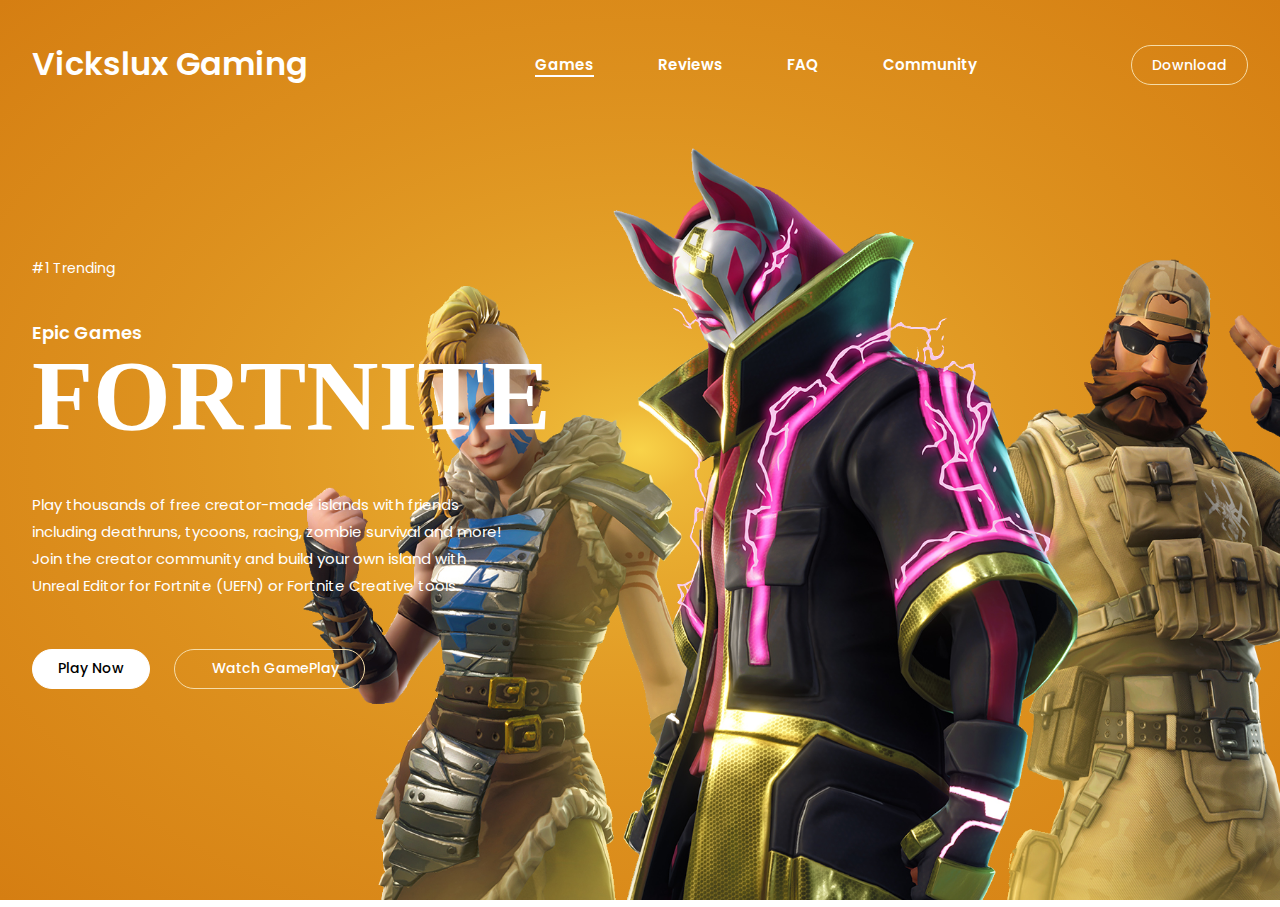
<file: index.html>
<!DOCTYPE html>
<html lang="en">
  <head>
    <meta charset="UTF-8" />
    <meta name="viewport" content="width=device-width, initial-scale=1.0" />
    <title>Vickslux Gaming</title>

    <link rel="stylesheet" href="style.css" />

    <link rel="preconnect" href="https://fonts.googleapis.com" />

    <link rel="preconnect" href="https://fonts.gstatic.com" crossorigin />

    <link
      href="https://fonts.googleapis.com/css2?family=Permanent+Marker&family=Poppins:ital,wght@0,100;0,200;0,300;0,400;0,500;0,600;0,700;0,800;0,900;1,100;1,200;1,300;1,400;1,500;1,600;1,700;1,800;1,900&display=swap"
      rel="stylesheet"
    />

    <link
      rel="stylesheet"
      href="https://cdnjs.cloudflare.com/ajax/libs/font-awesome/6.5.2/css/all.min.css"
      integrity="sha512-SnH5WK+bZxgPHs44uWIX+LLJAJ9/2PkPKZ5QiAj6Ta86w+fsb2TkcmfRyVX3pBnMFcV7oQPJkl9QevSCWr3W6A=="
      crossorigin="anonymous"
      referrerpolicy="no-referrer"
    />
  </head>
  <body>
    <section class="hero">
      <div class="main-width">
        <header>
          <div class="logo">
            <h2><a href="#">Vickslux Gaming</a></h2>
          </div>

          <nav>
            <ul>
              <li class="active"><a href="#">Games</a></li>
              <li><a href="#">Reviews</a></li>
              <li><a href="#">FAQ</a></li>
              <li><a href="#">Community</a></li>
              <li class="btn"><a href="#">Download</a></li>
            </ul>
          </nav>
        </header>

        <div class="content">
          <div class="main-text">
            <h6>#1 Trending</h6>
            <h3>Epic Games</h3>
            <h1>FORTNITE</h1>
            <p>
              Play thousands of free creator-made islands with friends including
              deathruns, tycoons, racing, zombie survival and more! Join the
              creator community and build your own island with Unreal Editor for
              Fortnite (UEFN) or Fortnite Creative tools.
            </p>
            <a href="#">Play Now</a>
            <a href="#" class="cta"
              ><i class="fa-solid fa-play"></i> Watch GamePlay</a
            >
          </div>

          <div class="social">
            <a href="#"><i class="fa-brands fa-windows"></i></a>
            <a href="#"><i class="fa-brands fa-apple"></i></a>
            <a href="#"><i class="fa-brands fa-linux"></i></a>
            <a href="#"><i class="fa-brands fa-android"></i></a>
            <a href="#"><i class="fa-brands fa-playstation"></i></a>
            <a href="#"><i class="fa-brands fa-xbox"></i></a>
          </div>

          <div class="image">
            <img src="anime.png" />
          </div>
        </div>
      </div>
    </section>
  </body>
</html>
</file>
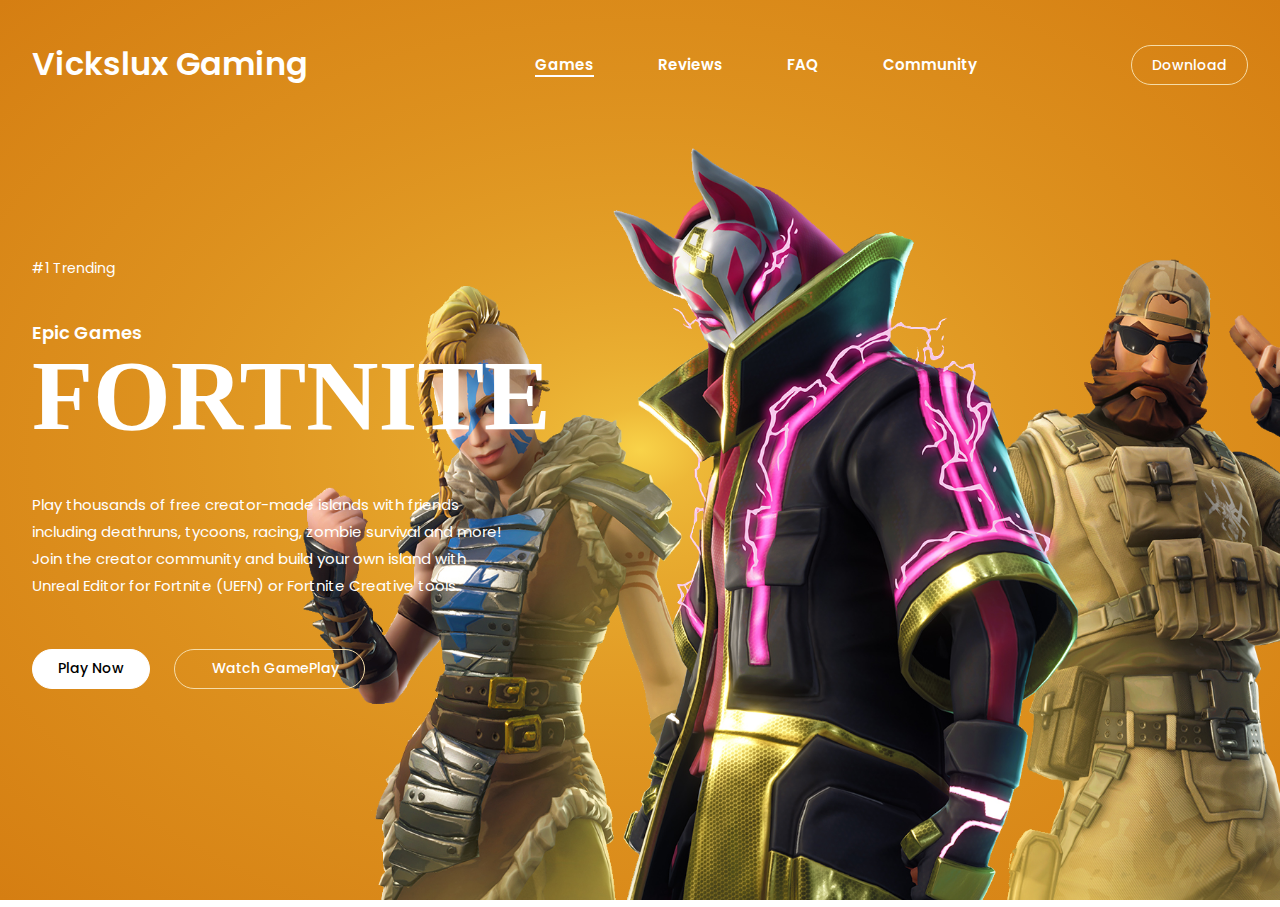
<file: gaming.html>
<!DOCTYPE html>
<html lang="en">
  <head>
    <meta charset="UTF-8" />
    <meta name="viewport" content="width=device-width, initial-scale=1.0" />
    <title>Vickslux Gaming</title>

    <link rel="stylesheet" href="gaming.css" />

    <link rel="preconnect" href="https://fonts.googleapis.com" />

    <link rel="preconnect" href="https://fonts.gstatic.com" crossorigin />

    <link
      href="https://fonts.googleapis.com/css2?family=Permanent+Marker&family=Poppins:ital,wght@0,100;0,200;0,300;0,400;0,500;0,600;0,700;0,800;0,900;1,100;1,200;1,300;1,400;1,500;1,600;1,700;1,800;1,900&display=swap"
      rel="stylesheet"
    />

    <link
      rel="stylesheet"
      href="https://cdnjs.cloudflare.com/ajax/libs/font-awesome/6.5.2/css/all.min.css"
      integrity="sha512-SnH5WK+bZxgPHs44uWIX+LLJAJ9/2PkPKZ5QiAj6Ta86w+fsb2TkcmfRyVX3pBnMFcV7oQPJkl9QevSCWr3W6A=="
      crossorigin="anonymous"
      referrerpolicy="no-referrer"
    />
  </head>
  <body>
    <section class="hero">
      <div class="main-width">
        <header>
          <div class="logo">
            <h2><a href="#">Vickslux Gaming</a></h2>
          </div>

          <nav>
            <ul>
              <li class="active"><a href="#">Games</a></li>
              <li><a href="#">Reviews</a></li>
              <li><a href="#">FAQ</a></li>
              <li><a href="#">Community</a></li>
              <li class="btn"><a href="#">Download</a></li>
            </ul>
          </nav>
        </header>

        <div class="content">
          <div class="main-text">
            <h6>#1 Trending</h6>
            <h3>Epic Games</h3>
            <h1>FORTNITE</h1>
            <p>
              Play thousands of free creator-made islands with friends including
              deathruns, tycoons, racing, zombie survival and more! Join the
              creator community and build your own island with Unreal Editor for
              Fortnite (UEFN) or Fortnite Creative tools.
            </p>
            <a href="#">Play Now</a>
            <a href="#" class="cta"
              ><i class="fa-solid fa-play"></i> Watch GamePlay</a
            >
          </div>

          <div class="social">
            <a href="#"><i class="fa-brands fa-windows"></i></a>
            <a href="#"><i class="fa-brands fa-apple"></i></a>
            <a href="#"><i class="fa-brands fa-linux"></i></a>
            <a href="#"><i class="fa-brands fa-android"></i></a>
            <a href="#"><i class="fa-brands fa-playstation"></i></a>
            <a href="#"><i class="fa-brands fa-xbox"></i></a>
          </div>

          <div class="image">
            <img src="anime.png" />
          </div>
        </div>
      </div>
    </section>
  </body>
</html>
</file>
<file: style.css>
* {
  padding: 0;
  margin: 0;
  box-sizing: border-box;
  font-family: "Poppins", sans-serif;
}

body {
  overflow-x: hidden;
}

.main-width {
  width: 1400px;
  max-width: 95%;
  margin: 0 auto;
}

.hero {
  height: 100%;
  width: 100%;
  min-height: 100vh;
  background: radial-gradient(#f9d349, 20%, #d57e12);
  position: relative;
}

.hero header .logo h2 a {
  display: block;
  font-size: 32px;
  font-weight: 600;
  text-decoration: none;
  color: #fff;
}

.hero header {
  display: flex;
  align-items: center;
  justify-content: space-between;
  padding: 40px 0 30px;
}

nav ul li {
  list-style: none;
  display: inline-block;
}

nav ul li a {
  text-decoration: none;
  color: white;
  margin-left: 60px;
  font-size: 15px;
  font-weight: 600;
  border-bottom: 2px solid transparent;
  transition: 0.4s;
}

nav ul li:not(:last-child) a:hover,
nav ul li:not(:last-child) a:focus {
  border-bottom: 2px solid white;
}

nav ul li.active a {
  border-bottom: 2px solid white;
}

nav ul li.btn a {
  background: transparent;
  color: white;
  border: 1px solid #f5dca8;
  padding: 9px 20px;
  border-radius: 30px;
  line-height: 1.4;
  font-size: 14px;
  font-weight: 500;
  margin-left: 150px;
}

nav ul li.btn:hover a {
  border: 1px solid white;
  color: black;
  background: white;
  transition: 0.4s;
}

.content {
  padding-top: 140px;
}

.content .main-text {
  position: relative;
  z-index: 2;
  margin-bottom: 50px;
}

.content .main-text h6 {
  font-size: 14px;
  font-weight: 400;
  color: white;
  margin-bottom: 40px;
}

.content .main-text h1 {
  font-size: 100px;
  line-height: 1;
  color: white;
  margin: 0px 0px 45px;
  font-family: "Permanent MArker", cursive;
}

.content .main-text h3 {
  font-size: 18px;
  font-weight: 600;
  color: white;
}

.content .main-text p {
  max-width: 100%;
  width: 480px;
  color: white;
  line-height: 1.8;
  font-size: 15px;
  margin-bottom: 50px;
}

.content .main-text a {
  display: inline-block;
  text-decoration: none;
  color: black;
  background: #fff;
  border: 1px solid white;
  padding: 9px 25px;
  line-height: 1.4;
  border-radius: 30px;
  font-size: 14px;
  font-weight: 500;
}

.content .main-text a:hover {
  transform: scale(1.2);
  border: 1px solid #f5dca8;
  background: transparent;
  color: white;
  transition: 0.4s;
}

.content .main-text a.cta {
  border: 1px solid #f5dca8;
  color: white;
  background: transparent;
  margin-left: 20px;
}

.content .main-text a.cta i {
  margin-right: 12px;
}

.content .main-text a.cta:hover {
  color: black;
  background: white;
  border: 1px solid white;
  transition: 0.4s;
}

.content .social {
  position: relative;
  z-index: 2;
  margin-bottom: 200px;
  padding-bottom: 40px;
}

.content .social a {
  display: inline-block;
  color: #f5dcac;
  margin-right: 25px;
  font-size: 24px;
}

.content .social a:hover {
  transform: scale(1.2);
  transition: 0.4s;
  color: white;
}

.image {
  position: absolute;
  width: 100%;
  height: 85%;
  bottom: 0;
  right: 0;
  text-align: right;
}

.image img {
  height: 100%;
}
</file>
<file: gaming.css>
* {
  padding: 0;
  margin: 0;
  box-sizing: border-box;
  font-family: "Poppins", sans-serif;
}

body {
  overflow-x: hidden;
}

.main-width {
  width: 1400px;
  max-width: 95%;
  margin: 0 auto;
}

.hero {
  height: 100%;
  width: 100%;
  min-height: 100vh;
  background: radial-gradient(#f9d349, 20%, #d57e12);
  position: relative;
}

.hero header .logo h2 a {
  display: block;
  font-size: 32px;
  font-weight: 600;
  text-decoration: none;
  color: #fff;
}

.hero header {
  display: flex;
  align-items: center;
  justify-content: space-between;
  padding: 40px 0 30px;
}

nav ul li {
  list-style: none;
  display: inline-block;
}

nav ul li a {
  text-decoration: none;
  color: white;
  margin-left: 60px;
  font-size: 15px;
  font-weight: 600;
  border-bottom: 2px solid transparent;
  transition: 0.4s;
}

nav ul li:not(:last-child) a:hover,
nav ul li:not(:last-child) a:focus {
  border-bottom: 2px solid white;
}

nav ul li.active a {
  border-bottom: 2px solid white;
}

nav ul li.btn a {
  background: transparent;
  color: white;
  border: 1px solid #f5dca8;
  padding: 9px 20px;
  border-radius: 30px;
  line-height: 1.4;
  font-size: 14px;
  font-weight: 500;
  margin-left: 150px;
}

nav ul li.btn:hover a {
  border: 1px solid white;
  color: black;
  background: white;
  transition: 0.4s;
}

.content {
  padding-top: 140px;
}

.content .main-text {
  position: relative;
  z-index: 2;
  margin-bottom: 50px;
}

.content .main-text h6 {
  font-size: 14px;
  font-weight: 400;
  color: white;
  margin-bottom: 40px;
}

.content .main-text h1 {
  font-size: 100px;
  line-height: 1;
  color: white;
  margin: 0px 0px 45px;
  font-family: "Permanent MArker", cursive;
}

.content .main-text h3 {
  font-size: 18px;
  font-weight: 600;
  color: white;
}

.content .main-text p {
  max-width: 100%;
  width: 480px;
  color: white;
  line-height: 1.8;
  font-size: 15px;
  margin-bottom: 50px;
}

.content .main-text a {
  display: inline-block;
  text-decoration: none;
  color: black;
  background: #fff;
  border: 1px solid white;
  padding: 9px 25px;
  line-height: 1.4;
  border-radius: 30px;
  font-size: 14px;
  font-weight: 500;
}

.content .main-text a:hover {
  transform: scale(1.2);
  border: 1px solid #f5dca8;
  background: transparent;
  color: white;
  transition: 0.4s;
}

.content .main-text a.cta {
  border: 1px solid #f5dca8;
  color: white;
  background: transparent;
  margin-left: 20px;
}

.content .main-text a.cta i {
  margin-right: 12px;
}

.content .main-text a.cta:hover {
  color: black;
  background: white;
  border: 1px solid white;
  transition: 0.4s;
}

.content .social {
  position: relative;
  z-index: 2;
  margin-bottom: 200px;
  padding-bottom: 40px;
}

.content .social a {
  display: inline-block;
  color: #f5dcac;
  margin-right: 25px;
  font-size: 24px;
}

.content .social a:hover {
  transform: scale(1.2);
  transition: 0.4s;
  color: white;
}

.image {
  position: absolute;
  width: 100%;
  height: 85%;
  bottom: 0;
  right: 0;
  text-align: right;
}

.image img {
  height: 100%;
}
</file>
